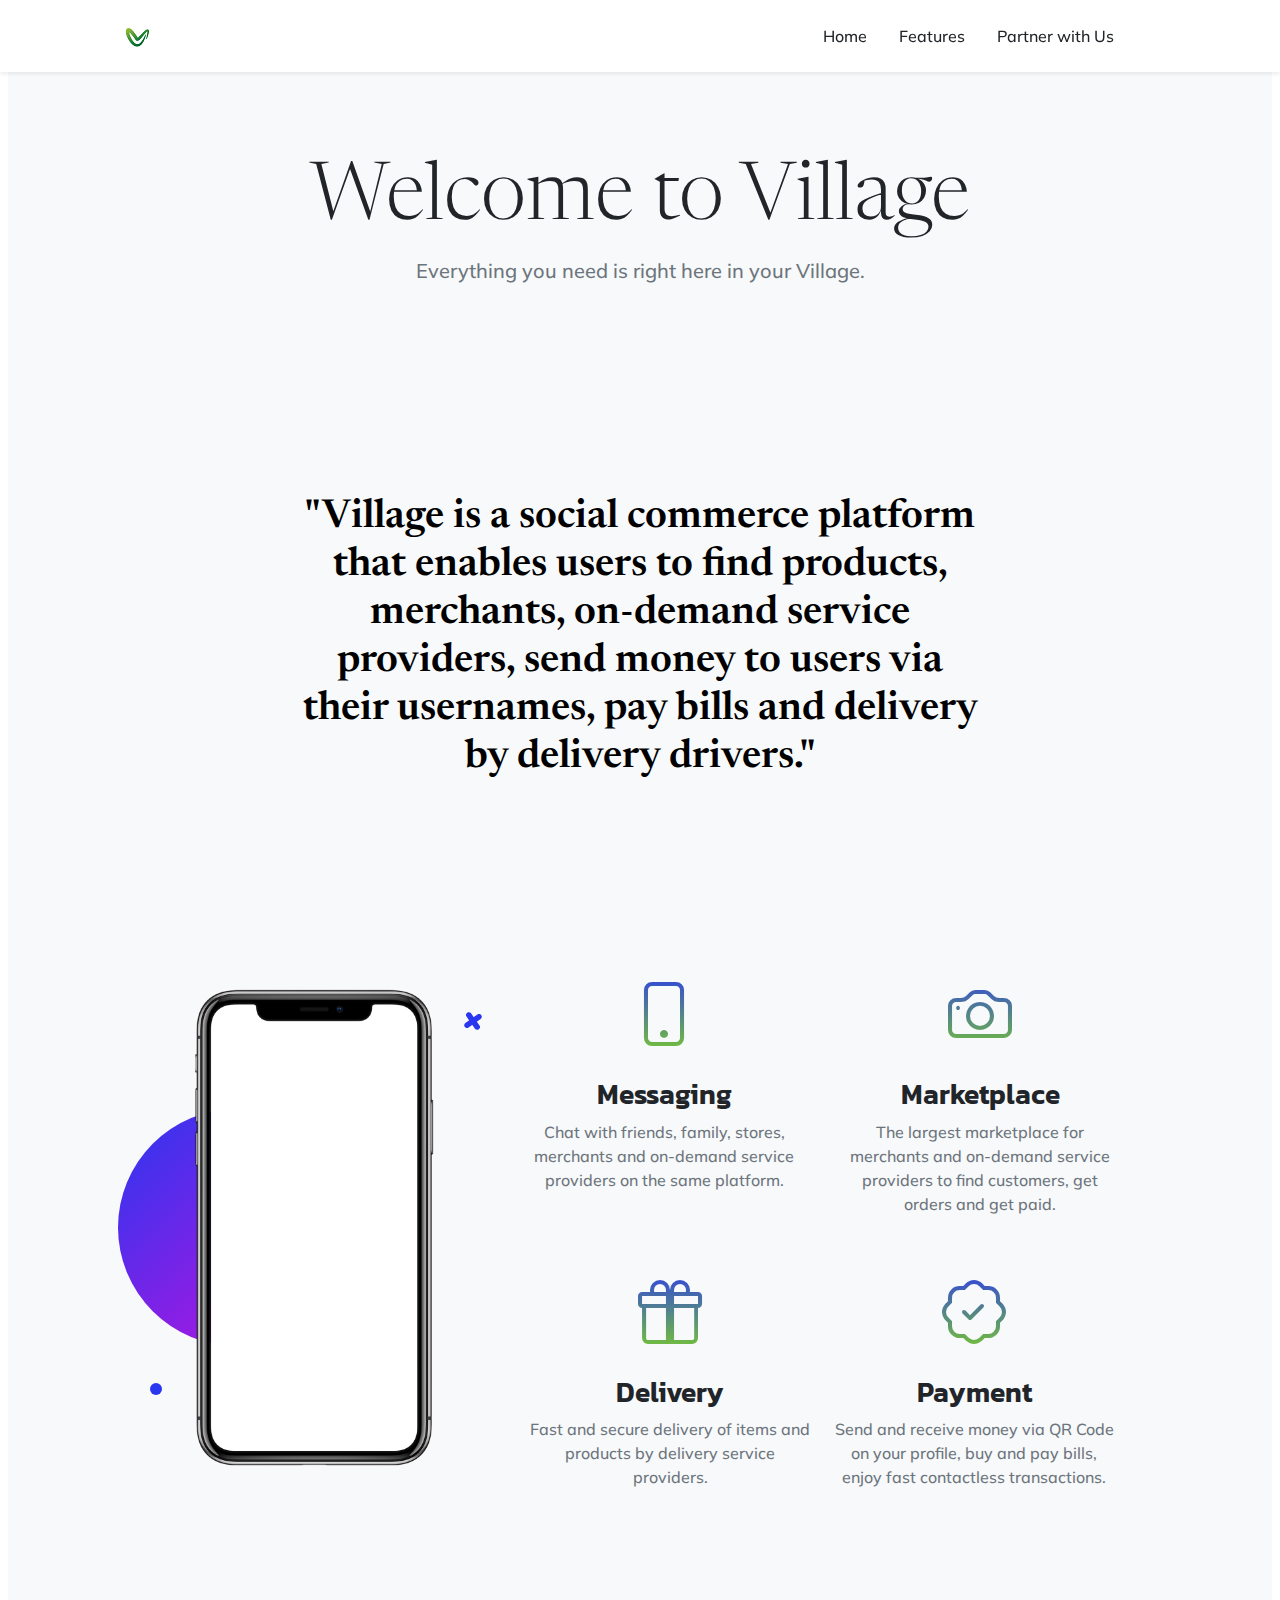
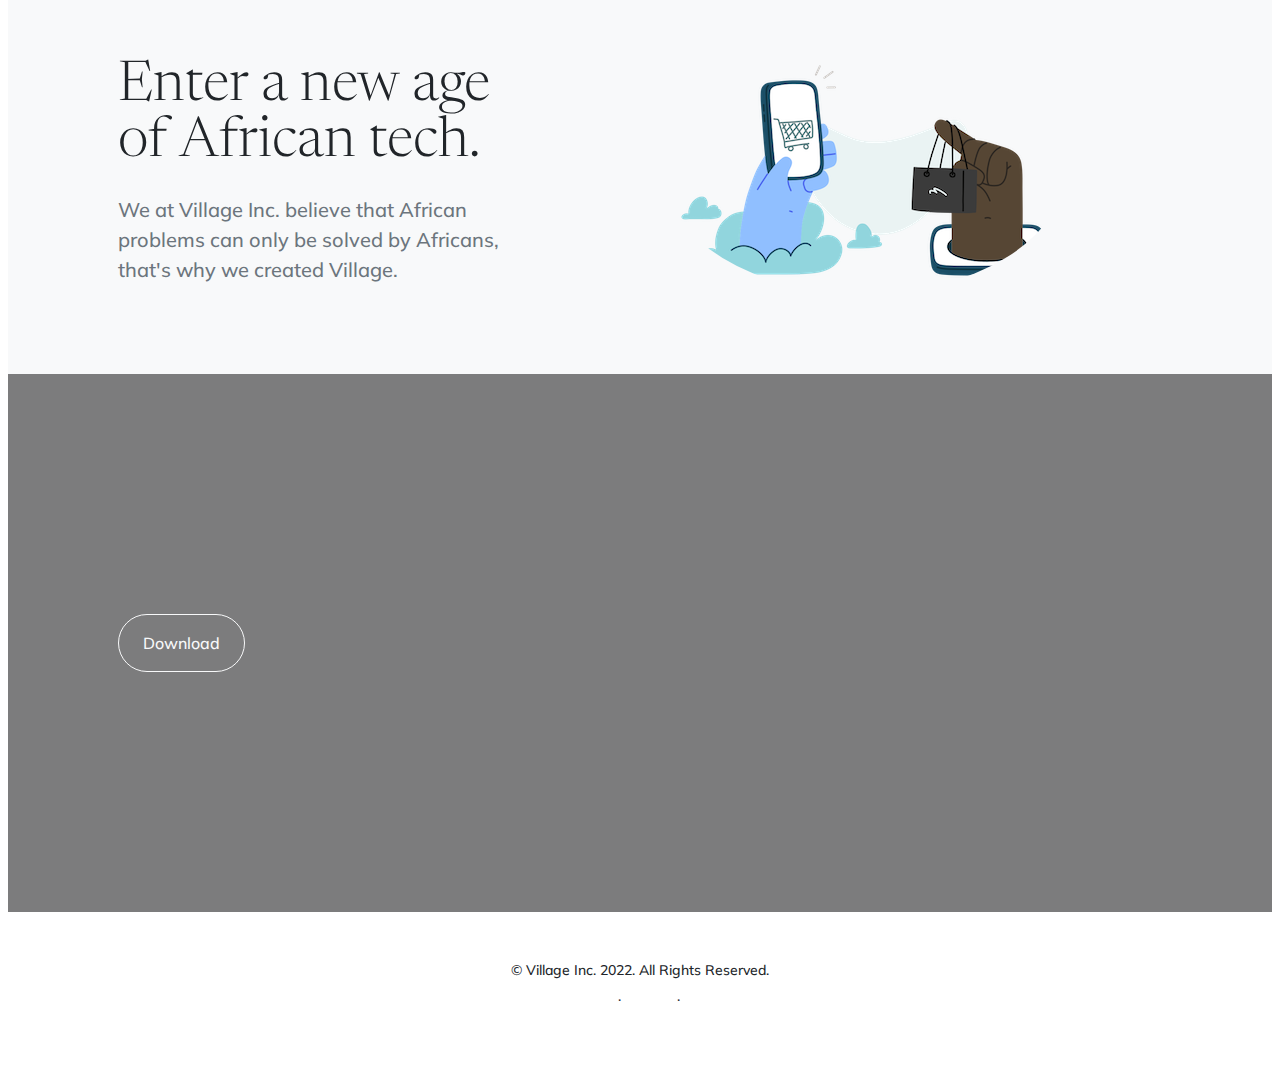
<file: index.html>
<!DOCTYPE html>
<html lang="en">
    <head>
        <meta charset="utf-8" />
        <meta name="viewport" content="width=device-width, initial-scale=1, shrink-to-fit=no" />
        <meta name="description" content="" />
        <meta name="author" content="" />
        <title>Village: The Super App</title>
        <link rel="icon" type="image/x-icon" href="favicon.ico" />
        <!-- Bootstrap icons-->
        <link href="https://cdn.jsdelivr.net/npm/bootstrap-icons@1.5.0/font/bootstrap-icons.css" rel="stylesheet" />
        <!-- Google fonts-->
        <link rel="preconnect" href="https://fonts.gstatic.com" />
        <link href="https://fonts.googleapis.com/css2?family=Newsreader:ital,wght@0,600;1,600&amp;display=swap" rel="stylesheet" />
        <link href="https://fonts.googleapis.com/css2?family=Mulish:ital,wght@0,300;0,500;0,600;0,700;1,300;1,500;1,600;1,700&amp;display=swap" rel="stylesheet" />
        <link href="https://fonts.googleapis.com/css2?family=Kanit:ital,wght@0,400;1,400&amp;display=swap" rel="stylesheet" />
        <!-- Core theme CSS (includes Bootstrap)-->
        <link href="styles.css" rel="stylesheet" />
    </head>
    <body id="page-top">
        <!-- Navigation-->
        <nav class="navbar navbar-expand-lg navbar-light fixed-top shadow-sm" id="mainNav">
            <div class="container px-5">
                <div class="logo">
                    <a class="navbar-brand fw-bold" href="#page-top"><img src="logo.png" alt="Village Logo">
                    </a>
                </div>
                <button class="navbar-toggler" type="button" data-bs-toggle="collapse" data-bs-target="#navbarResponsive" aria-controls="navbarResponsive" aria-expanded="false" aria-label="Toggle navigation">
                    <i class="bi-list"></i>
                </button>
                <div class="collapse navbar-collapse" id="navbarResponsive">
                    <ul class="navbar-nav ms-auto me-4 my-3 my-lg-0">
                        <li class="nav-item"><a class="nav-link me-lg-3" href="#page-top">Home</a></li>
                        <li class="nav-item">
                            <a class="nav-link me-lg-3" href="#features">Features</a>
                        </li>
                        <li class="nav-item"><a class="nav-link me-lg-3" href="partners.html">Partner with Us</a></li>
                    </ul>
                </div>
            </div>
        </nav>
        <!-- Mashead header-->
        <header class="masthead">
            <div class="container px-5">
                <div class="gx-5 align-items-center">
                    <div class="col-lg-6">
                        <!-- Mashead text and app badges-->
                        <div class="mb-5 mb-lg-0 text-center text-lg-start">
                            <h1 class="display-1 lh-1 mb-3">Welcome to Village</h1>
                            <p class="lead fw-normal text-muted mb-5">Everything you need is right here in your Village.</p>
                        </div>
                    </div>
                </div>
            </div>
        </header>
        <!-- Quote/testimonial aside-->
        <aside class="text-center">
            <div class="container px-5">
                <div class="row gx-5 justify-content-center">
                    <div class="col-xl-8">
                        <div class="h2 fs-1 text-black mb-4">"Village is a social commerce platform that enables users to find products, merchants, on-demand service providers, send money to users via their usernames, pay bills and delivery by delivery drivers."</div>
                    </div>
                </div>
            </div>
        </aside>
        <!-- App features section-->
        <section id="features">
            <div class="container px-5">
                <div class="row gx-5 align-items-center">
                    <div class="col-lg-8 order-lg-1 mb-5 mb-lg-0">
                        <div class="container-fluid px-5">
                            <div class="row gx-5">
                                <div class="col-md-6 mb-5">
                                    <!-- Feature item-->
                                    <div class="text-center">
                                        <i class="bi-phone icon-feature text-gradient d-block mb-3"></i>
                                        <h3 class="font-alt">Messaging</h3>
                                        <p class="text-muted mb-0">Chat with friends, family, stores, merchants and on-demand service providers on the same platform.</p>
                                    </div>
                                </div>
                                <div class="col-md-6 mb-5">
                                    <!-- Feature item-->
                                    <div class="text-center">
                                        <i class="bi-camera icon-feature text-gradient d-block mb-3"></i>
                                        <h3 class="font-alt">Marketplace</h3>
                                        <p class="text-muted mb-0">The largest marketplace for merchants and on-demand service providers to find customers, get orders and get paid.</p>
                                    </div>
                                </div>
                            </div>
                            <div class="row">
                                <div class="col-md-6 mb-5 mb-md-0">
                                    <!-- Feature item-->
                                    <div class="text-center">
                                        <i class="bi-gift icon-feature text-gradient d-block mb-3"></i>
                                        <h3 class="font-alt">Delivery</h3>
                                        <p class="text-muted mb-0">Fast and secure delivery of items and products by delivery service providers.</p>
                                    </div>
                                </div>
                                <div class="col-md-6">
                                    <!-- Feature item-->
                                    <div class="text-center">
                                        <i class="bi-patch-check icon-feature text-gradient d-block mb-3"></i>
                                        <h3 class="font-alt">Payment</h3>
                                        <p class="text-muted mb-0">Send and receive money via QR Code on your profile, buy and pay bills, enjoy fast contactless transactions.</p>
                                    </div>
                                </div>
                            </div>
                        </div>
                    </div>
                    <div class="col-lg-4 order-lg-0">
                        <!--Features section device mockup-->
                        <div class="features-device-mockup">
                            <svg class="circle" viewBox="0 0 100 100" xmlns="http://www.w3.org/2000/svg">
                                <defs>
                                    <linearGradient id="circleGradient" gradientTransform="rotate(45)">
                                        <stop class="gradient-start-color" offset="0%"></stop>
                                        <stop class="gradient-end-color" offset="100%"></stop>
                                    </linearGradient>
                                </defs>
                                <circle cx="50" cy="50" r="50"></circle></svg
                            ><svg class="shape-1 d-none d-sm-block" viewBox="0 0 240.83 240.83" xmlns="http://www.w3.org/2000/svg">
                                <rect x="-32.54" y="78.39" width="305.92" height="84.05" rx="42.03" transform="translate(120.42 -49.88) rotate(45)"></rect>
                                <rect x="-32.54" y="78.39" width="305.92" height="84.05" rx="42.03" transform="translate(-49.88 120.42) rotate(-45)"></rect></svg
                            ><svg class="shape-2 d-none d-sm-block" viewBox="0 0 100 100" xmlns="http://www.w3.org/2000/svg"><circle cx="50" cy="50" r="50"></circle></svg>
                            <div class="device-wrapper">
                                <div class="device" data-device="iPhone7" data-orientation="portrait" data-color="black">
                                    <div class="screen bg-white">
                                        <!--- PUT CONTENTS HERE:-->
                                        <!-- * * This can be a video, image, or just about anything else.-->
                                        <!-- * * Set the max width of your media to 100% and the height to-->
                                        <!-- * * 100% like the demo example below.-->
                                        <iframe width="100%" height="100%" src="https://www.youtube.com/embed/jzNR_wwA9z0" title="YouTube video player" frameborder="0" allow="accelerometer; autoplay; clipboard-write; encrypted-media; gyroscope; picture-in-picture; web-share" allowfullscreen></iframe>
                                </div>
                            </div>
                        </div>
                    </div>
                </div>
            </div>
        </section>
        <!-- Basic features section-->
        <section class="bg-light">
            <div class="container px-5">
                <div class="row gx-5 align-items-center justify-content-center justify-content-lg-between">
                    <div class="col-12 col-lg-5">
                        <h2 class="display-4 lh-1 mb-4">Enter a new age of African tech.</h2>
                        <p class="lead fw-normal text-muted mb-5 mb-lg-0">We at Village Inc. believe that African problems can only be solved by Africans, that's why we created Village.</p>
                    </div>
                    <div class="col-sm-8 col-md-6">
                        <div class="px-5 px-sm-0"><img class="img-fluid rounded-circle" src=Hands.png alt="..." /></div>
                    </div>
                </div>
            </div>
        </section>
        <!-- Call to action section-->
        <section class="cta">
            <div class="cta-content">
                <div class="container px-5">
                    <a class="btn btn-outline-light py-3 px-4 rounded-pill" href="https://startbootstrap.com/theme/new-age" target="_blank">Download</a>
                </div>
            </div>
        </section>
        <!-- Footer-->
        <footer class="bg-white text-center py-5">
            <div class="container px-5">
                <div class="text-grey-50 small">
                    <div class="mb-2">&copy; Village Inc. 2022. All Rights Reserved.</div>
                    <a href="#!">Privacy</a>
                    <span class="mx-1">&middot;</span>
                    <a href="#!">Terms</a>
                    <span class="mx-1">&middot;</span>
                    <a href="#!">FAQ</a>
                </div>
            </div>
        </footer>
        <!-- Feedback Modal-->
        <div class="modal fade" id="feedbackModal" tabindex="-1" aria-labelledby="feedbackModalLabel" aria-hidden="true">
            <div class="modal-dialog modal-dialog-centered">
                <div class="modal-content">
                    <div class="modal-header bg-gradient-primary-to-secondary p-4">
                        <h5 class="modal-title font-alt text-white" id="feedbackModalLabel">Send feedback</h5>
                        <button class="btn-close btn-close-white" type="button" data-bs-dismiss="modal" aria-label="Close"></button>
                    </div>
                    <div class="modal-body border-0 p-4">
                        <!-- * * * * * * * * * * * * * * *-->
                        <!-- * * SB Forms Contact Form * *-->
                        <!-- * * * * * * * * * * * * * * *-->
                        <!-- This form is pre-integrated with SB Forms.-->
                        <!-- To make this form functional, sign up at-->
                        <!-- https://startbootstrap.com/solution/contact-forms-->
                        <!-- to get an API token!-->
                        <form id="contactForm" data-sb-form-api-token="API_TOKEN">
                            <!-- Name input-->
                            <div class="form-floating mb-3">
                                <input class="form-control" id="name" type="text" placeholder="Enter your name..." data-sb-validations="required" />
                                <label for="name">Full name</label>
                                <div class="invalid-feedback" data-sb-feedback="name:required">A name is required.</div>
                            </div>
                            <!-- Email address input-->
                            <div class="form-floating mb-3">
                                <input class="form-control" id="email" type="email" placeholder="name@example.com" data-sb-validations="required,email" />
                                <label for="email">Email address</label>
                                <div class="invalid-feedback" data-sb-feedback="email:required">An email is required.</div>
                                <div class="invalid-feedback" data-sb-feedback="email:email">Email is not valid.</div>
                            </div>
                            <!-- Phone number input-->
                            <div class="form-floating mb-3">
                                <input class="form-control" id="phone" type="tel" placeholder="(123) 456-7890" data-sb-validations="required" />
                                <label for="phone">Phone number</label>
                                <div class="invalid-feedback" data-sb-feedback="phone:required">A phone number is required.</div>
                            </div>
                            <!-- Message input-->
                            <div class="form-floating mb-3">
                                <textarea class="form-control" id="message" type="text" placeholder="Enter your message here..." style="height: 10rem" data-sb-validations="required"></textarea>
                                <label for="message">Message</label>
                                <div class="invalid-feedback" data-sb-feedback="message:required">A message is required.</div>
                            </div>
                            <!-- Submit success message-->
                            <!---->
                            <!-- This is what your users will see when the form-->
                            <!-- has successfully submitted-->
                            <div class="d-none" id="submitSuccessMessage">
                                <div class="text-center mb-3">
                                    <div class="fw-bolder">Form submission successful!</div>
                                    To activate this form, sign up at
                                    <br />
                                    <a href="https://startbootstrap.com/solution/contact-forms">https://startbootstrap.com/solution/contact-forms</a>
                                </div>
                            </div>
                            <!-- Submit error message-->
                            <!---->
                            <!-- This is what your users will see when there is-->
                            <!-- an error submitting the form-->
                            <div class="d-none" id="submitErrorMessage"><div class="text-center text-danger mb-3">Error sending message!</div></div>
                            <!-- Submit Button-->
                            <div class="d-grid"><button class="btn btn-primary rounded-pill btn-lg disabled" id="submitButton" type="submit">Submit</button></div>
                        </form>
                    </div>
                </div>
            </div>
        </div>
        <!-- Bootstrap core JS-->
        <script src="https://cdn.jsdelivr.net/npm/bootstrap@5.1.3/dist/js/bootstrap.bundle.min.js"></script>
        <!-- Core theme JS-->
        <script src="scripts.js"></script>
        <!-- * * * * * * * * * * * * * * * * * * * * * * * * * * * * * * * * * * * * * * * *-->
        <!-- * *                               SB Forms JS                               * *-->
        <!-- * * Activate your form at https://startbootstrap.com/solution/contact-forms * *-->
        <!-- * * * * * * * * * * * * * * * * * * * * * * * * * * * * * * * * * * * * * * * *-->
        <script src="https://cdn.startbootstrap.com/sb-forms-latest.js"></script>
        <!--Start of Tawk.to Script-->
        <script type="text/javascript">
    var Tawk_API=Tawk_API||{}, Tawk_LoadStart=new Date();
    (function(){
    var s1=document.createElement("script"),s0=document.getElementsByTagName("script")[0];
    s1.async=true;
    s1.src='https://embed.tawk.to/642e19ad31ebfa0fe7f6bf92/1gta18o19';
    s1.charset='UTF-8';
    s1.setAttribute('crossorigin','*');
    s0.parentNode.insertBefore(s1,s0);
    })();
        </script>
    <!--End of Tawk.to Script-->
    </body>
</html>
</file>
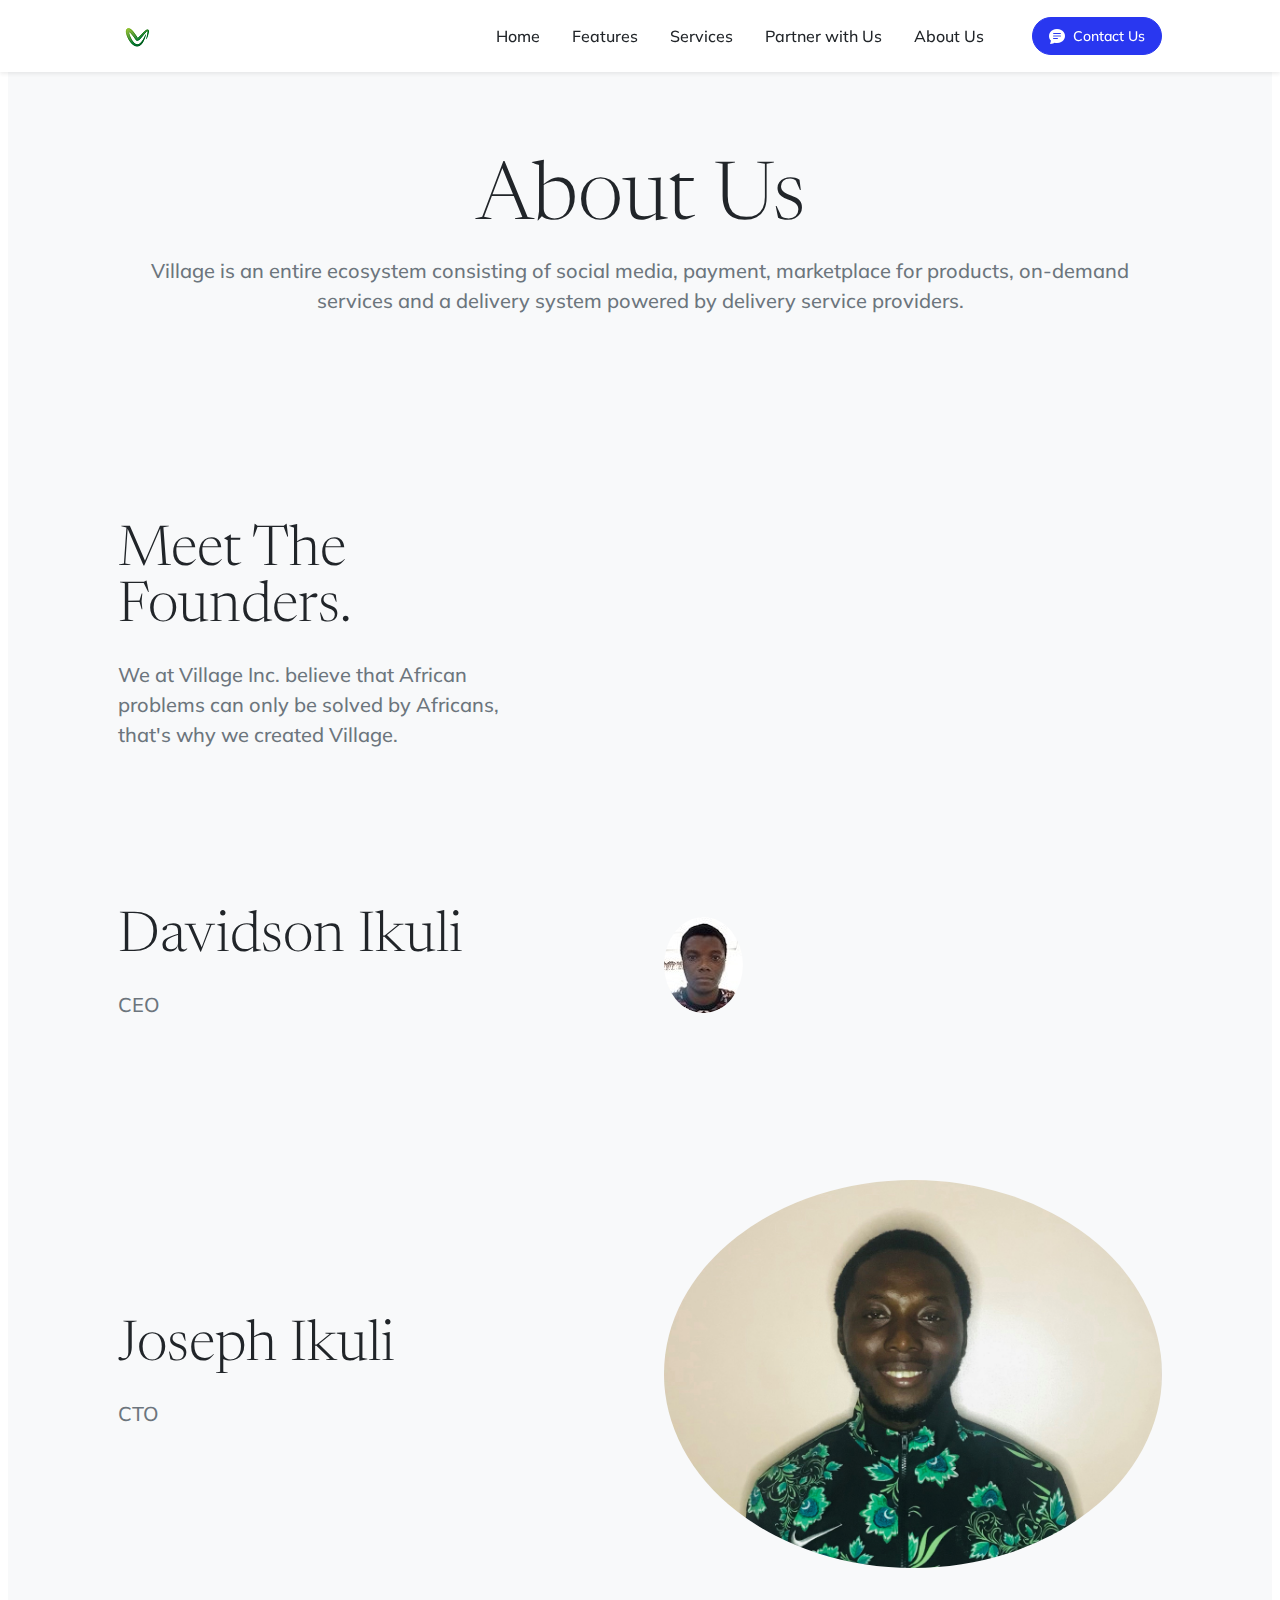
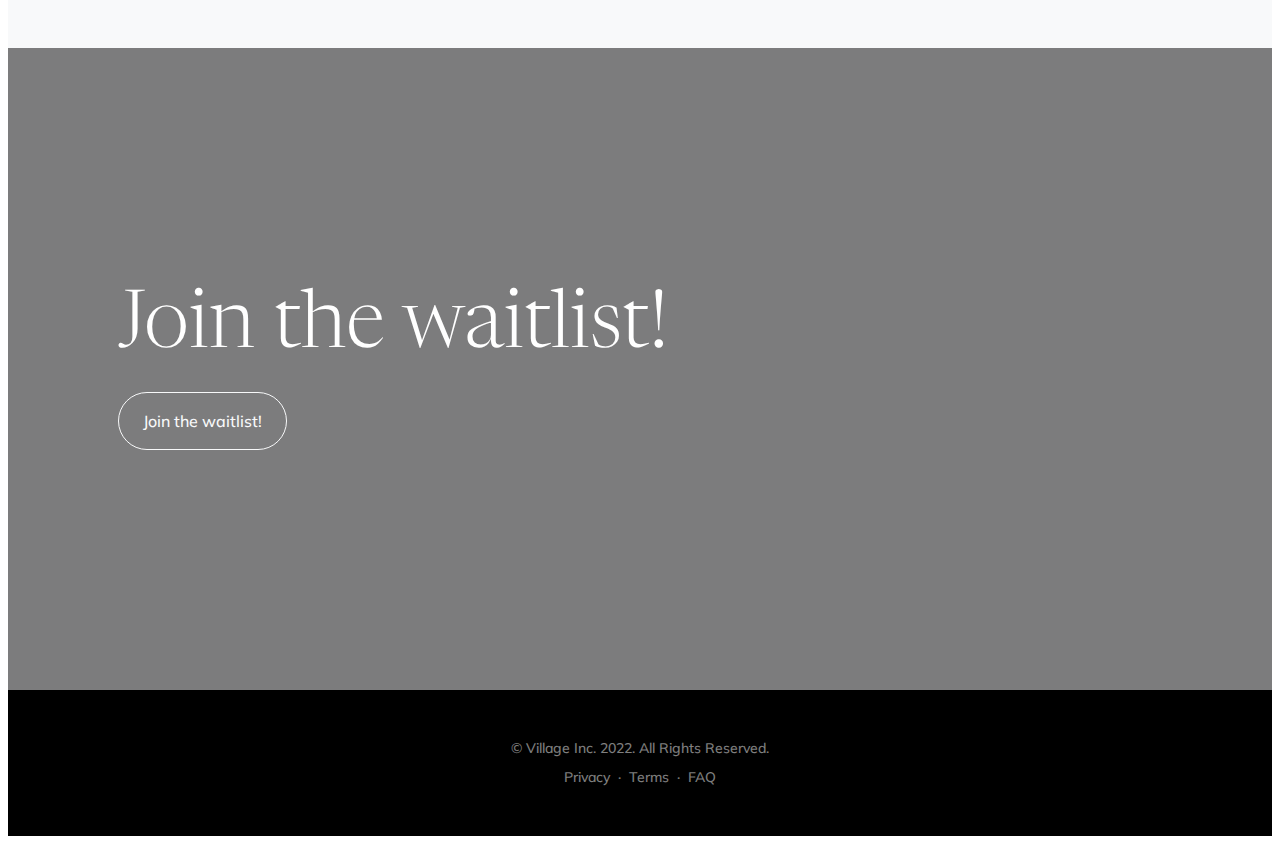
<file: about.html>
<!DOCTYPE html>
<html lang="en">
    <head>
        <meta charset="utf-8" />
        <meta name="viewport" content="width=device-width, initial-scale=1, shrink-to-fit=no" />
        <meta name="description" content="" />
        <meta name="author" content="" />
        <title>Village: The Super App</title>
        <link rel="icon" type="image/x-icon" href="favicon.ico" />
        <!-- Bootstrap icons-->
        <link href="https://cdn.jsdelivr.net/npm/bootstrap-icons@1.5.0/font/bootstrap-icons.css" rel="stylesheet" />
        <!-- Google fonts-->
        <link rel="preconnect" href="https://fonts.gstatic.com" />
        <link href="https://fonts.googleapis.com/css2?family=Newsreader:ital,wght@0,600;1,600&amp;display=swap" rel="stylesheet" />
        <link href="https://fonts.googleapis.com/css2?family=Mulish:ital,wght@0,300;0,500;0,600;0,700;1,300;1,500;1,600;1,700&amp;display=swap" rel="stylesheet" />
        <link href="https://fonts.googleapis.com/css2?family=Kanit:ital,wght@0,400;1,400&amp;display=swap" rel="stylesheet" />
        <!-- Core theme CSS (includes Bootstrap)-->
        <link href="styles.css" rel="stylesheet" />
    </head>
    <body id="page-top">
        <!-- Navigation-->
        <nav class="navbar navbar-expand-lg navbar-light fixed-top shadow-sm" id="mainNav">
            <div class="container px-5">
                <div class="logo">
                    <a class="navbar-brand fw-bold" href="#page-top"><img src="logo.png" alt="Village Logo">
                    </a>
                </div>
                <button class="navbar-toggler" type="button" data-bs-toggle="collapse" data-bs-target="#navbarResponsive" aria-controls="navbarResponsive" aria-expanded="false" aria-label="Toggle navigation">
                    <i class="bi-list"></i>
                </button>
                <div class="collapse navbar-collapse" id="navbarResponsive">
                    <ul class="navbar-nav ms-auto me-4 my-3 my-lg-0">
                        <li class="nav-item">
                            <a class="nav-link me-lg-3" href="#page-top">Home</a>
                        </li>
                        <li class="nav-item">
                            <a class="nav-link me-lg-3" href="#features">Features</a>
                        </li>
                        <li class="nav-item">
                            <a class="nav-link me-lg-3" href="#features">Services</a>
                        </li>
                        <li class="nav-item">
                            <a class="nav-link me-lg-3" href="#features">Partner with Us</a>
                        </li>
                        <li class="nav-item">
                            <a class="nav-link me-lg-3" href="about.html">About Us</a>
                        </li>
                    </ul>
                    <button class="btn btn-primary rounded-pill px-3 mb-2 mb-lg-0" data-bs-toggle="modal" data-bs-target="#feedbackModal">
                        <span class="d-flex align-items-center">
                            <i class="bi-chat-text-fill me-2"></i>
                            <span class="small">Contact Us</span>
                        </span>
                    </button>
                </div>
            </div>
        </nav>
        <!-- Mashead header-->
        <header class="masthead">
            <div class="container px-5">
                <div class="row gx-5 align-items-center">
                    <div class="col-lg-6">
                        <!-- Mashead text and app badges-->
                        <div class="mb-5 mb-lg-0 text-center text-lg-start">
                            <h1 class="display-1 lh-1 mb-3">About Us</h1>
                            <p class="lead fw-normal text-muted mb-5">Village is an entire ecosystem consisting of social media, payment, marketplace for products, on-demand services and a delivery system powered by delivery service providers.</p>
                        </div>
                    </div>
                </div>
            </div>
        </header>
        <!-- Basic features section-->
        <section class="bg-light">
            <div class="container px-5">
                <div class="row gx-5 align-items-center justify-content-center justify-content-lg-between">
                    <div class="col-12 col-lg-5">
                        <h2 class="display-4 lh-1 mb-4">Meet The Founders.</h2>
                        <p class="lead fw-normal text-muted mb-5 mb-lg-0">We at Village Inc. believe that African problems can only be solved by Africans, that's why we created Village.</p>
                    </div>
                </div>
            </div>
        </section>
        <section class="bg-light">
            <div class="container px-5">
                <div class="row gx-5 align-items-center justify-content-center justify-content-lg-between">
                    <div class="col-12 col-lg-5">
                        <h2 class="display-4 lh-1 mb-4">Davidson Ikuli</h2>
                        <p class="lead fw-normal text-muted mb-5 mb-lg-0">CEO</p>
                    </div>
                    <div class="col-sm-8 col-md-6">
                        <div class="px-5 px-sm-0">
                            <img class="img-fluid rounded-circle" src=dave.jpg alt="..." />
                        </div>
                    </div>
                </div>
            </div>
        </section>
        <section class="bg-light">
            <div class="container px-5">
                <div class="row gx-5 align-items-center justify-content-center justify-content-lg-between">
                    <div class="col-12 col-lg-5">
                        <h4 class="display-4 lh-1 mb-4">Joseph Ikuli</h4>
                        <p class="lead fw-normal text-muted mb-5 mb-lg-0">CTO</p>
                    </div>
                    <div class="col-sm-8 col-md-6">
                        <div class="px-5 px-sm-0">
                            <img class="img-fluid rounded-circle" src=profile.jpg alt="..." />
                        </div>
                    </div>
                </div>
            </div>
        </section>
        <!-- Call to action section-->
        <section class="cta">
            <div class="cta-content">
                <div class="container px-5">
                    <h2 class="text-white display-1 lh-1 mb-4">
                        Join the waitlist!
                    </h2>
                    <a class="btn btn-outline-light py-3 px-4 rounded-pill" href="#" target="_blank">Join the waitlist!</a>
                </div>
            </div>
        </section>
        <!-- Footer-->
        <footer class="bg-black text-center py-5">
            <div class="container px-5">
                <div class="text-white-50 small">
                    <div class="mb-2">&copy; Village Inc. 2022. All Rights Reserved.</div>
                    <a href="#!">Privacy</a>
                    <span class="mx-1">&middot;</span>
                    <a href="#!">Terms</a>
                    <span class="mx-1">&middot;</span>
                    <a href="#!">FAQ</a>
                </div>
            </div>
        </footer>
        <!-- Feedback Modal-->
        <div class="modal fade" id="feedbackModal" tabindex="-1" aria-labelledby="feedbackModalLabel" aria-hidden="true">
            <div class="modal-dialog modal-dialog-centered">
                <div class="modal-content">
                    <div class="modal-header bg-gradient-primary-to-secondary p-4">
                        <h5 class="modal-title font-alt text-white" id="feedbackModalLabel">Send feedback</h5>
                        <button class="btn-close btn-close-white" type="button" data-bs-dismiss="modal" aria-label="Close"></button>
                    </div>
                    <div class="modal-body border-0 p-4">
                        <!-- * * * * * * * * * * * * * * *-->
                        <!-- * * SB Forms Contact Form * *-->
                        <!-- * * * * * * * * * * * * * * *-->
                        <!-- This form is pre-integrated with SB Forms.-->
                        <!-- To make this form functional, sign up at-->
                        <!-- https://startbootstrap.com/solution/contact-forms-->
                        <!-- to get an API token!-->
                        <form id="contactForm" data-sb-form-api-token="API_TOKEN">
                            <!-- Name input-->
                            <div class="form-floating mb-3">
                                <input class="form-control" id="name" type="text" placeholder="Enter your name..." data-sb-validations="required" />
                                <label for="name">Full name</label>
                                <div class="invalid-feedback" data-sb-feedback="name:required">A name is required.</div>
                            </div>
                            <!-- Email address input-->
                            <div class="form-floating mb-3">
                                <input class="form-control" id="email" type="email" placeholder="name@example.com" data-sb-validations="required,email" />
                                <label for="email">Email address</label>
                                <div class="invalid-feedback" data-sb-feedback="email:required">An email is required.</div>
                                <div class="invalid-feedback" data-sb-feedback="email:email">Email is not valid.</div>
                            </div>
                            <!-- Phone number input-->
                            <div class="form-floating mb-3">
                                <input class="form-control" id="phone" type="tel" placeholder="(123) 456-7890" data-sb-validations="required" />
                                <label for="phone">Phone number</label>
                                <div class="invalid-feedback" data-sb-feedback="phone:required">A phone number is required.</div>
                            </div>
                            <!-- Message input-->
                            <div class="form-floating mb-3">
                                <textarea class="form-control" id="message" type="text" placeholder="Enter your message here..." style="height: 10rem" data-sb-validations="required"></textarea>
                                <label for="message">Message</label>
                                <div class="invalid-feedback" data-sb-feedback="message:required">A message is required.</div>
                            </div>
                            <!-- Submit success message-->
                            <!---->
                            <!-- This is what your users will see when the form-->
                            <!-- has successfully submitted-->
                            <div class="d-none" id="submitSuccessMessage">
                                <div class="text-center mb-3">
                                    <div class="fw-bolder">Form submission successful!</div>
                                    To activate this form, sign up at
                                    <br />
                                    <a href="https://startbootstrap.com/solution/contact-forms">https://startbootstrap.com/solution/contact-forms</a>
                                </div>
                            </div>
                            <!-- Submit error message-->
                            <!---->
                            <!-- This is what your users will see when there is-->
                            <!-- an error submitting the form-->
                            <div class="d-none" id="submitErrorMessage"><div class="text-center text-danger mb-3">Error sending message!</div></div>
                            <!-- Submit Button-->
                            <div class="d-grid"><button class="btn btn-primary rounded-pill btn-lg disabled" id="submitButton" type="submit">Submit</button></div>
                        </form>
                    </div>
                </div>
            </div>
        </div>
        <!-- Bootstrap core JS-->
        <script src="https://cdn.jsdelivr.net/npm/bootstrap@5.1.3/dist/js/bootstrap.bundle.min.js"></script>
        <!-- Core theme JS-->
        <script src="scripts.js"></script>
        <!-- * * * * * * * * * * * * * * * * * * * * * * * * * * * * * * * * * * * * * * * *-->
        <!-- * *                               SB Forms JS                               * *-->
        <!-- * * Activate your form at https://startbootstrap.com/solution/contact-forms * *-->
        <!-- * * * * * * * * * * * * * * * * * * * * * * * * * * * * * * * * * * * * * * * *-->
        <script src="https://cdn.startbootstrap.com/sb-forms-latest.js"></script>
    </body>
</html>
</file>
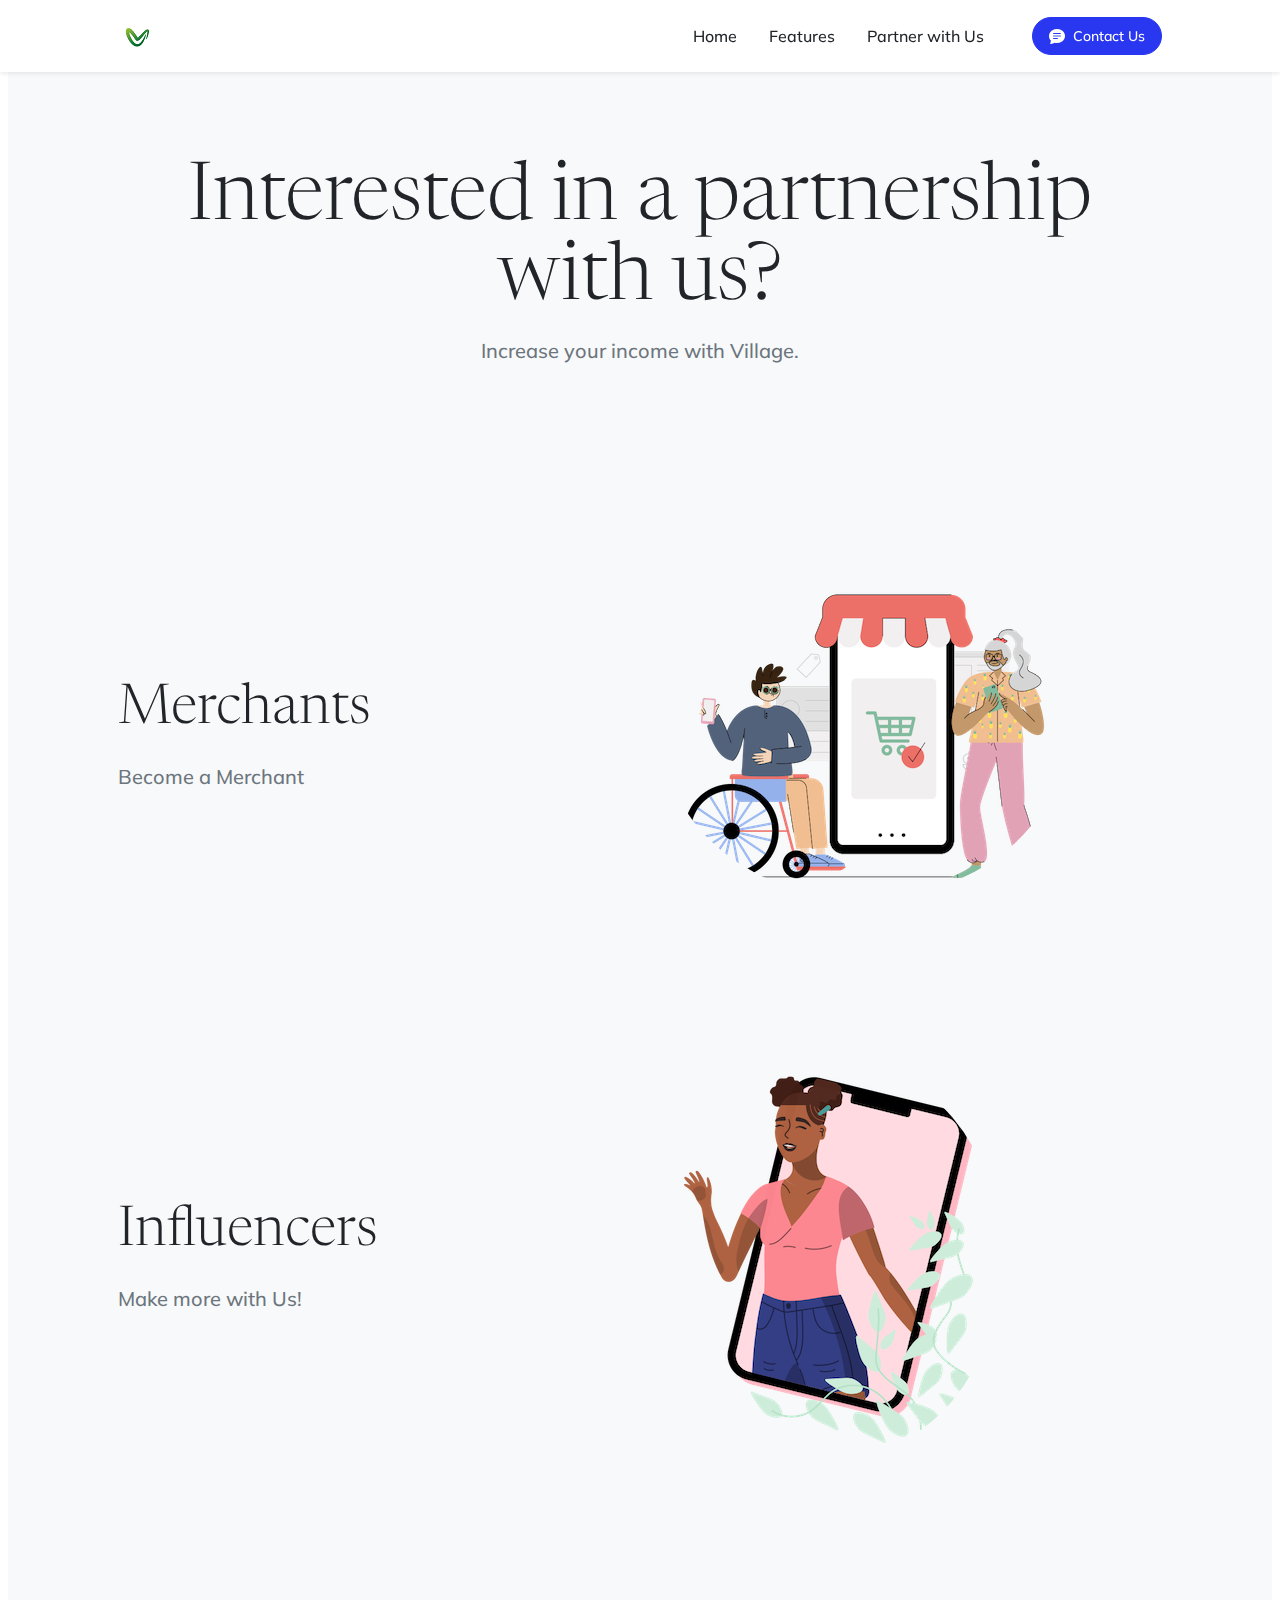
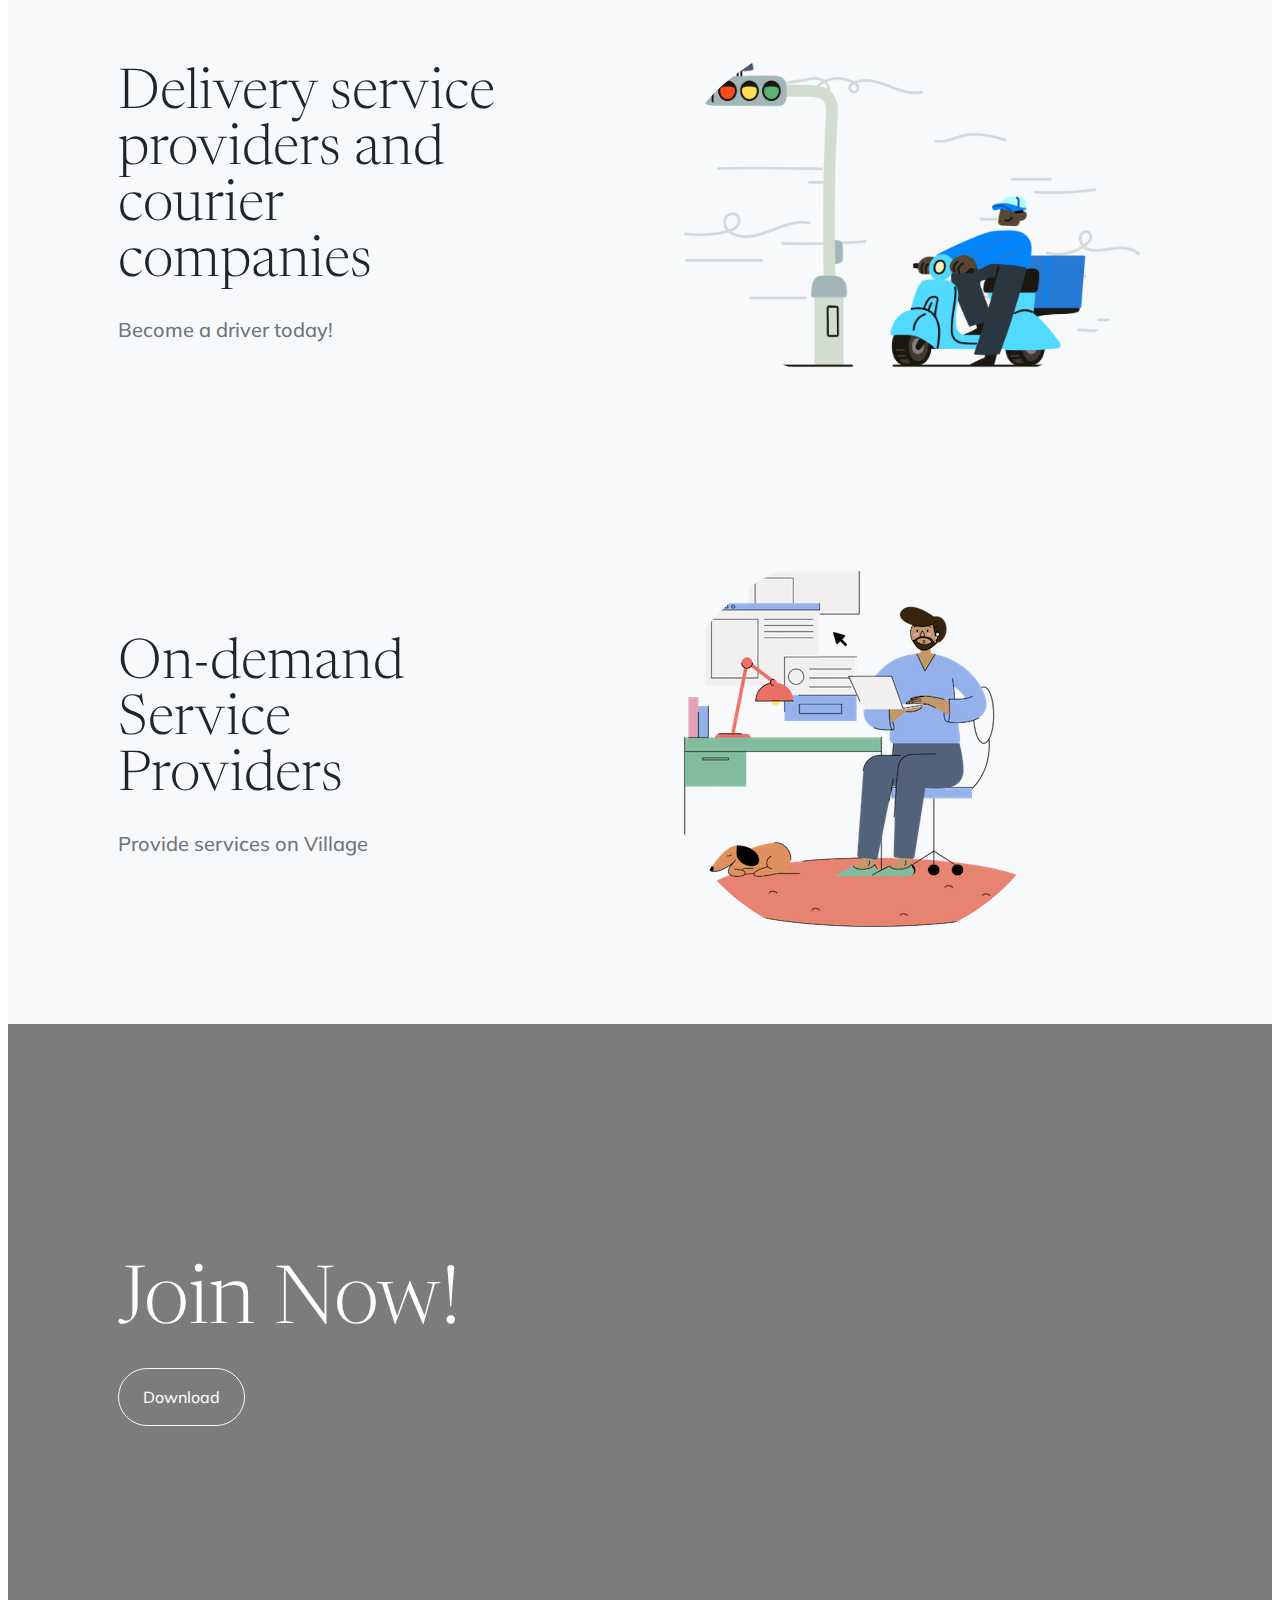
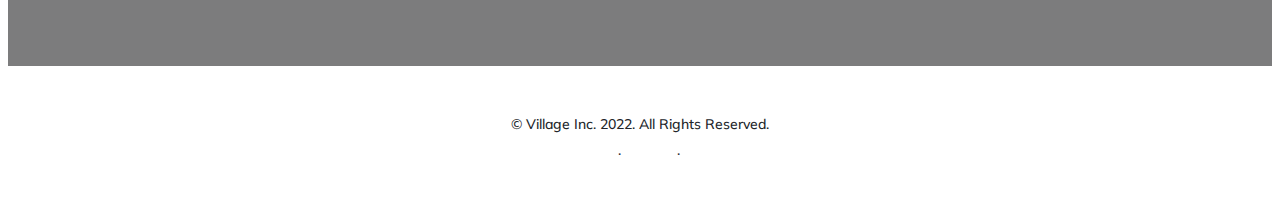
<file: partners.html>
<!DOCTYPE html>
<html lang="en">
    <head>
        <meta charset="utf-8" />
        <meta name="viewport" content="width=device-width, initial-scale=1, shrink-to-fit=no" />
        <meta name="description" content="" />
        <meta name="author" content="" />
        <title>Village: The Super App</title>
        <link rel="icon" type="image/x-icon" href="favicon.ico" />
        <!-- Bootstrap icons-->
        <link href="https://cdn.jsdelivr.net/npm/bootstrap-icons@1.5.0/font/bootstrap-icons.css" rel="stylesheet" />
        <!-- Google fonts-->
        <link rel="preconnect" href="https://fonts.gstatic.com" />
        <link href="https://fonts.googleapis.com/css2?family=Newsreader:ital,wght@0,600;1,600&amp;display=swap" rel="stylesheet" />
        <link href="https://fonts.googleapis.com/css2?family=Mulish:ital,wght@0,300;0,500;0,600;0,700;1,300;1,500;1,600;1,700&amp;display=swap" rel="stylesheet" />
        <link href="https://fonts.googleapis.com/css2?family=Kanit:ital,wght@0,400;1,400&amp;display=swap" rel="stylesheet" />
        <!-- Core theme CSS (includes Bootstrap)-->
        <link href="styles.css" rel="stylesheet" />
    </head>
    <body id="page-top">
        <!-- Navigation-->
        <nav class="navbar navbar-expand-lg navbar-light fixed-top shadow-sm" id="mainNav">
            <div class="container px-5">
                <div class="logo">
                    <a class="navbar-brand fw-bold" href="#page-top"><img src="logo.png" alt="Village Logo">
                    </a>
                </div>
                <button class="navbar-toggler" type="button" data-bs-toggle="collapse" data-bs-target="#navbarResponsive" aria-controls="navbarResponsive" aria-expanded="false" aria-label="Toggle navigation">
                    <i class="bi-list"></i>
                </button>
                <div class="collapse navbar-collapse" id="navbarResponsive">
                    <ul class="navbar-nav ms-auto me-4 my-3 my-lg-0">
                        <li class="nav-item">
                            <a class="nav-link me-lg-3" href="index.html">Home</a>
                        </li>
                        <li class="nav-item">
                            <a class="nav-link me-lg-3" href="#features">Features</a>
                        </li>
                                               <li class="nav-item">
                            <a class="nav-link me-lg-3" href="partners.html">Partner with Us</a>
                        </li>
                                       </ul>
                    <button class="btn btn-primary rounded-pill px-3 mb-2 mb-lg-0" data-bs-toggle="modal" data-bs-target="#feedbackModal">
                        <span class="d-flex align-items-center">
                            <i class="bi-chat-text-fill me-2"></i>
                            <span class="small">Contact Us</span>
                        </span>
                    </button>
                </div>
            </div>
        </nav>
        <!-- Mashead header-->
        <header class="masthead">
            <div class="container px-5">
                <div class="row gx-5 align-items-center">
                    <div class="col-lg-6">
                        <!-- Mashead text and app badges-->
                        <div class="mb-5 mb-lg-0 text-center text-lg-start">
                            <h1 class="display-1 lh-1 mb-3">Interested in a partnership with us?</h1>
                            <p class="lead fw-normal text-muted mb-5">Increase your income with Village.</p>
                        </div>
                    </div>
                </div>
            </div>
        </header>
        <!-- Basic features section-->
        <section class="bg-light">
            <div class="container px-5">
                <div class="row gx-5 align-items-center justify-content-center justify-content-lg-between">
                    <div class="col-12 col-lg-5">
                        <h2 class="display-4 lh-1 mb-4">Merchants</h2>
                        <p class="lead fw-normal text-muted mb-5 mb-lg-0">Become a Merchant</p>
                    </div>
                    <div class="col-sm-8 col-md-6">
                        <div class="px-5 px-sm-0">
                            <img class="img-fluid rounded-circle" src=merchant.png alt="..." />
                        </div>
                    </div>
                </div>
            </div>
        </section>
        <section class="bg-light">
            <div class="container px-5">
                <div class="row gx-5 align-items-center justify-content-center justify-content-lg-between">
                    <div class="col-12 col-lg-5">
                        <h2 class="display-4 lh-1 mb-4">Influencers</h2>
                        <p class="lead fw-normal text-muted mb-5 mb-lg-0">Make more with Us!</p>
                    </div>
                    <div class="col-sm-8 col-md-6">
                        <div class="px-5 px-sm-0">
                            <img class="img-fluid rounded-circle" src=influencer.png alt="..." />
                        </div>
                    </div>
                </div>
            </div>
        </section>
        <section class="bg-light">
            <div class="container px-5">
                <div class="row gx-5 align-items-center justify-content-center justify-content-lg-between">
                    <div class="col-12 col-lg-5">
                        <h2 class="display-4 lh-1 mb-4">Delivery service providers and courier companies</h2>
                        <p class="lead fw-normal text-muted mb-5 mb-lg-0">Become a driver today!</p>
                    </div>
                    <div class="col-sm-8 col-md-6">
                        <div class="px-5 px-sm-0">
                            <img class="img-fluid rounded-circle" src=delivery.png alt="..." />
                        </div>
                    </div>
                </div>
            </div>
        </section>
        <section class="bg-light">
            <div class="container px-5">
                <div class="row gx-5 align-items-center justify-content-center justify-content-lg-between">
                    <div class="col-12 col-lg-5">
                        <h2 class="display-4 lh-1 mb-4">On-demand Service Providers</h2>
                        <p class="lead fw-normal text-muted mb-5 mb-lg-0">Provide services on Village</p>
                    </div>
                    <div class="col-sm-8 col-md-6">
                        <div class="px-5 px-sm-0">
                            <img class="img-fluid rounded-circle" src=working.png alt="..." />
                        </div>
                    </div>
                </div>
            </div>
        </section>
        <!-- Call to action section-->
        <section class="cta">
            <div class="cta-content">
                <div class="container px-5">
                    <h2 class="text-white display-1 lh-1 mb-4">
                        Join Now!
                    </h2>
                    <a class="btn btn-outline-light py-3 px-4 rounded-pill" href="#" target="_blank">Download</a>
                </div>
            </div>
        </section>
        <!-- Footer-->
        <footer class="bg-white text-center py-5">
            <div class="container px-5">
                <div class="text-grey-50 small">
                    <div class="mb-2">&copy; Village Inc. 2022. All Rights Reserved.</div>
                    <a href="#!">Privacy</a>
                    <span class="mx-1">&middot;</span>
                    <a href="#!">Terms</a>
                    <span class="mx-1">&middot;</span>
                    <a href="#!">FAQ</a>
                </div>
            </div>
        </footer>
        <!-- Feedback Modal-->
        <div class="modal fade" id="feedbackModal" tabindex="-1" aria-labelledby="feedbackModalLabel" aria-hidden="true">
            <div class="modal-dialog modal-dialog-centered">
                <div class="modal-content">
                    <div class="modal-header bg-gradient-primary-to-secondary p-4">
                        <h5 class="modal-title font-alt text-white" id="feedbackModalLabel">Send feedback</h5>
                        <button class="btn-close btn-close-white" type="button" data-bs-dismiss="modal" aria-label="Close"></button>
                    </div>
                    <div class="modal-body border-0 p-4">
                        <!-- * * * * * * * * * * * * * * *-->
                        <!-- * * SB Forms Contact Form * *-->
                        <!-- * * * * * * * * * * * * * * *-->
                        <!-- This form is pre-integrated with SB Forms.-->
                        <!-- To make this form functional, sign up at-->
                        <!-- https://startbootstrap.com/solution/contact-forms-->
                        <!-- to get an API token!-->
                        <form id="contactForm" data-sb-form-api-token="API_TOKEN">
                            <!-- Name input-->
                            <div class="form-floating mb-3">
                                <input class="form-control" id="name" type="text" placeholder="Enter your name..." data-sb-validations="required" />
                                <label for="name">Full name</label>
                                <div class="invalid-feedback" data-sb-feedback="name:required">A name is required.</div>
                            </div>
                            <!-- Email address input-->
                            <div class="form-floating mb-3">
                                <input class="form-control" id="email" type="email" placeholder="name@example.com" data-sb-validations="required,email" />
                                <label for="email">Email address</label>
                                <div class="invalid-feedback" data-sb-feedback="email:required">An email is required.</div>
                                <div class="invalid-feedback" data-sb-feedback="email:email">Email is not valid.</div>
                            </div>
                            <!-- Phone number input-->
                            <div class="form-floating mb-3">
                                <input class="form-control" id="phone" type="tel" placeholder="(123) 456-7890" data-sb-validations="required" />
                                <label for="phone">Phone number</label>
                                <div class="invalid-feedback" data-sb-feedback="phone:required">A phone number is required.</div>
                            </div>
                            <!-- Message input-->
                            <div class="form-floating mb-3">
                                <textarea class="form-control" id="message" type="text" placeholder="Enter your message here..." style="height: 10rem" data-sb-validations="required"></textarea>
                                <label for="message">Message</label>
                                <div class="invalid-feedback" data-sb-feedback="message:required">A message is required.</div>
                            </div>
                            <!-- Submit success message-->
                            <!---->
                            <!-- This is what your users will see when the form-->
                            <!-- has successfully submitted-->
                            <div class="d-none" id="submitSuccessMessage">
                                <div class="text-center mb-3">
                                    <div class="fw-bolder">Form submission successful!</div>
                                    To activate this form, sign up at
                                    <br />
                                    <a href="https://startbootstrap.com/solution/contact-forms">https://startbootstrap.com/solution/contact-forms</a>
                                </div>
                            </div>
                            <!-- Submit error message-->
                            <!---->
                            <!-- This is what your users will see when there is-->
                            <!-- an error submitting the form-->
                            <div class="d-none" id="submitErrorMessage"><div class="text-center text-danger mb-3">Error sending message!</div></div>
                            <!-- Submit Button-->
                            <div class="d-grid"><button class="btn btn-primary rounded-pill btn-lg disabled" id="submitButton" type="submit">Submit</button></div>
                        </form>
                    </div>
                </div>
            </div>
        </div>
        <!-- Bootstrap core JS-->
        <script src="https://cdn.jsdelivr.net/npm/bootstrap@5.1.3/dist/js/bootstrap.bundle.min.js"></script>
        <!-- Core theme JS-->
        <script src="scripts.js"></script>
        <!-- * * * * * * * * * * * * * * * * * * * * * * * * * * * * * * * * * * * * * * * *-->
        <!-- * *                               SB Forms JS                               * *-->
        <!-- * * Activate your form at https://startbootstrap.com/solution/contact-forms * *-->
        <!-- * * * * * * * * * * * * * * * * * * * * * * * * * * * * * * * * * * * * * * * *-->
        <script src="https://cdn.startbootstrap.com/sb-forms-latest.js"></script>
        
        <!--Start of Tawk.to Script-->
        <script type="text/javascript">
        var Tawk_API=Tawk_API||{}, Tawk_LoadStart=new Date();
        (function(){
        var s1=document.createElement("script"),s0=document.getElementsByTagName("script")[0];
        s1.async=true;
        s1.src='https://embed.tawk.to/642e19ad31ebfa0fe7f6bf92/1gta18o19';
        s1.charset='UTF-8';
        s1.setAttribute('crossorigin','*');
        s0.parentNode.insertBefore(s1,s0);
        })();
        </script>
    <!--End of Tawk.to Script-->
    </body>
</html>
</file>
